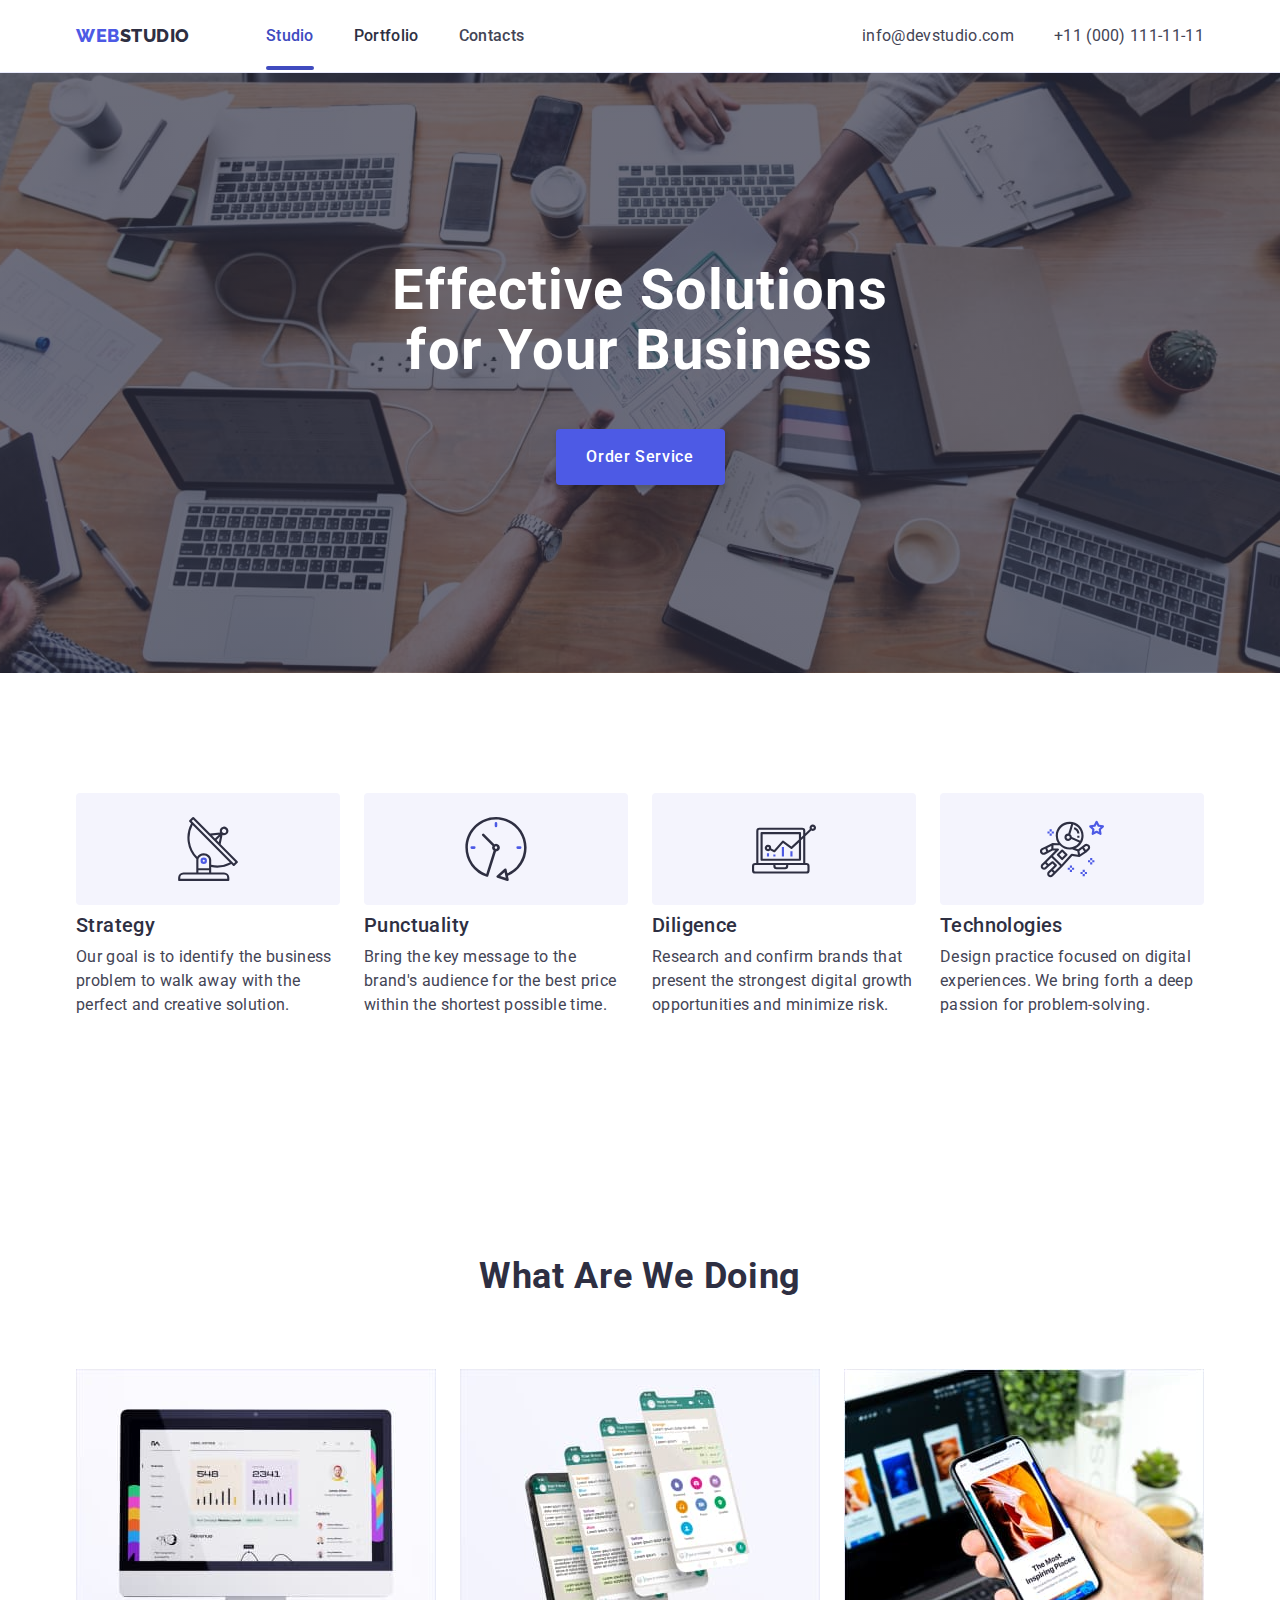
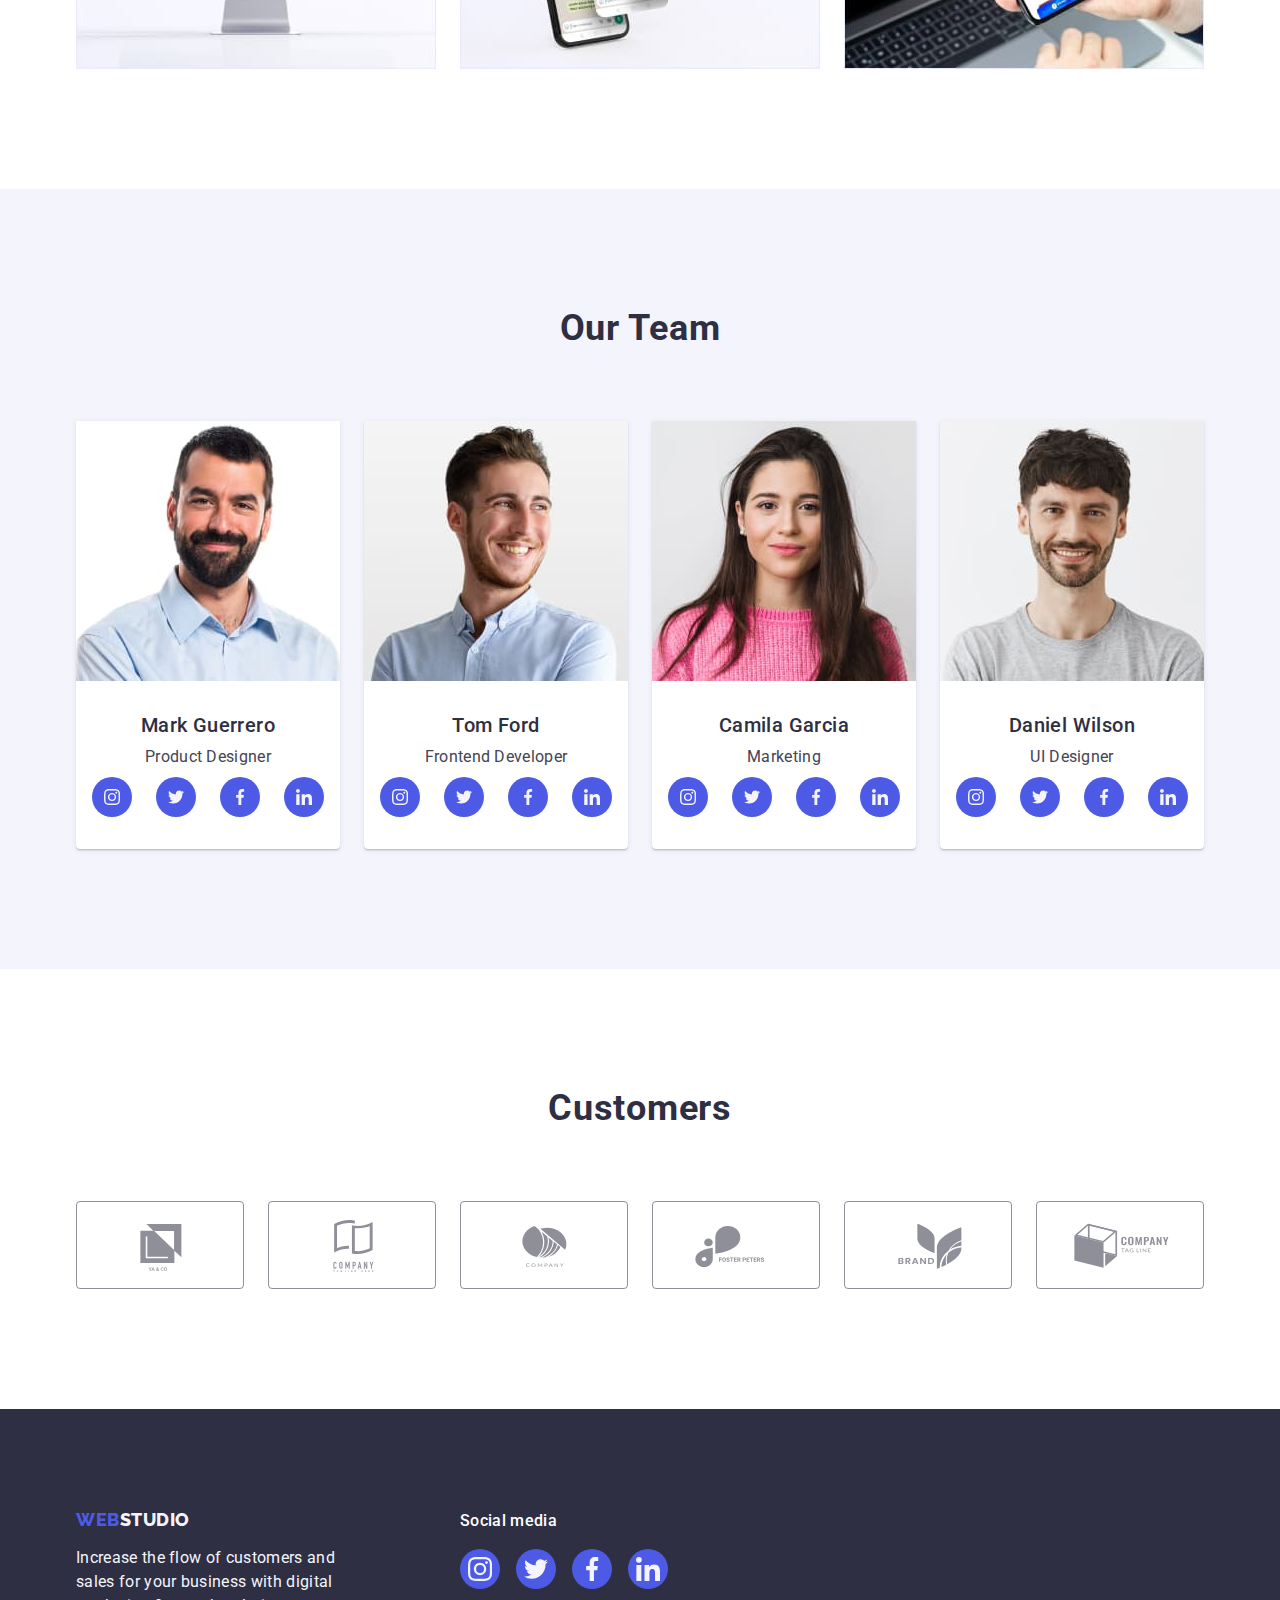
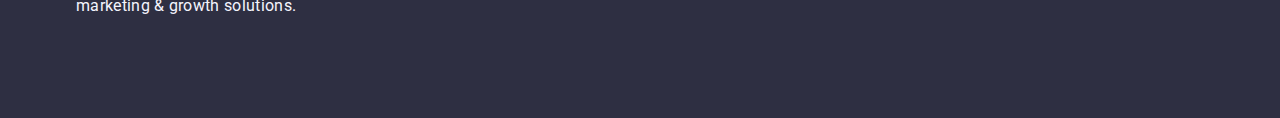
<file: index.html>
<!DOCTYPE html>
<html lang="en">
  <head>
    <meta charset="UTF-8" />
    <meta http-equiv="X-UA-Compatible" content="IE=edge" />
    <meta name="viewport" content="width=device-width, initial-scale=1.0" />
    <title>WebStudio</title>
    <link
      rel="stylesheet"
      href="https://cdnjs.cloudflare.com/ajax/libs/modern-normalize/1.1.0/modern-normalize.min.css"
    />
    <link rel="preconnect" href="https://fonts.googleapis.com" />
    <link rel="preconnect" href="https://fonts.gstatic.com" crossorigin />
    <link
      href="https://fonts.googleapis.com/css2?family=Raleway:wght@800&family=Roboto:wght@400;500;700;900&display=swap"
      rel="stylesheet"
    />
    <link rel="stylesheet" href="./css/styles.css" />
  </head>
  <body>
    <!-- HEADER -->
    <header class="page-header">
      <div class="container header-container">
        <nav class="page-navigation">
          <a class="logo link logo-header" href="./index.html"
            >Web<span class="span-web">Studio</span></a
          >
          <ul class="menu list">
            <li class="menu-item">
              <a class="menu-link link-active" href="./index.html">Studio</a>
            </li>
            <li class="menu-item">
              <a class="menu-link" href="./portfolio.html">Portfolio</a>
            </li>
            <li class="menu-item">
              <a class="menu-link link" href="">Contacts</a>
            </li>
          </ul>
        </nav>
        <!-- CONTACTS -->
        <address class="address-contacts">
          <ul class="menu-contacts list">
            <li class="contacts">
              <a
                class="contact-mtel-header link"
                href="mailto:info@devstudio.com"
                >info@devstudio.com</a
              >
            </li>
            <li class="contacts">
              <a class="contact-mtel-header link" href="tel:+110001111111"
                >+11 (000) 111-11-11</a
              >
            </li>
          </ul>
        </address>
      </div>
    </header>

    <main class="main-page">
      <!-- HERO -->
      <section class="section-hero">
        <div class="container container-hero">
          <h1 class="hero-title">Effective Solutions for Your Business</h1>
          <button class="button order-btn" type="button" data-modal-open>
            Order Service
          </button>
        </div>
      </section>

      <!-- FEATURES -->
      <section class="our-qualities section">
        <div class="container">
          <h2 class="features visually-hidden">features</h2>
          <ul class="list feauters-list">
            <li class="qualities">
              <div class="qualities-icons">
                <svg width="64" height="64">
                  <use href="./images/icons.svg#icon-antenna"></use>
                </svg>
              </div>
              <h3 class="qualities-title">Strategy</h3>
              <p class="qualities-paragraph">
                Our goal is to identify the business problem to walk away with
                the perfect and creative solution.
              </p>
            </li>

            <li class="qualities">
              <div class="qualities-icons">
                <svg width="64" height="64">
                  <use href="./images/icons.svg#icon-clock"></use>
                </svg>
              </div>
              <h3 class="qualities-title">Punctuality</h3>
              <p class="qualities-paragraph">
                Bring the key message to the brand's audience for the best price
                within the shortest possible time.
              </p>
            </li>

            <li class="qualities">
              <div class="qualities-icons">
                <svg width="64" height="64">
                  <use href="./images/icons.svg#icon-diagram"></use>
                </svg>
              </div>
              <h3 class="qualities-title">Diligence</h3>
              <p class="qualities-paragraph">
                Research and confirm brands that present the strongest digital
                growth opportunities and minimize risk.
              </p>
            </li>

            <li class="qualities">
              <div class="qualities-icons">
                <svg width="64" height="64">
                  <use href="./images/icons.svg#icon-astronaut"></use>
                </svg>
              </div>
              <h3 class="qualities-title">Technologies</h3>
              <p class="qualities-paragraph">
                Design practice focused on digital experiences. We bring forth a
                deep passion for problem-solving.
              </p>
            </li>
          </ul>
        </div>
      </section>
      <!-- OUR ACTIVITY -->
      <section class="activity section">
        <div class="container">
          <h2 class="our-activity-title">What are we doing</h2>
          <ul class="our-activity list">
            <li class="our-activity-card">
              <img
                class="gallery-activity"
                src="./images/rectangle1.jpg"
                alt="mac"
                width="360"
                height="300"
              />
            </li>

            <li class="our-activity-card">
              <img
                class="gallery-activity"
                src="./images/rectangle2.jpg"
                alt="iphone"
                width="360"
                height="300"
              />
            </li>

            <li class="our-activity-card">
              <img
                class="gallery-activity"
                src="./images/rectangle3.jpg"
                alt="notebook-and-phone"
                width="360"
                height="300"
              />
            </li>
          </ul>
        </div>
      </section>

      <!-- OUR TEAM -->
      <section class="our-team section">
        <div class="container">
          <h2 class="team">Our Team</h2>
          <ul class="team-list list">
            <li class="team-employee">
              <img
                class="gallery-team"
                src="./images/img1.jpg"
                alt="mark-guerrero"
                width="264"
                height="260"
              />
              <div class="employee-container">
                <h3 class="team-name">Mark Guerrero</h3>
                <p class="team-paragraph">Product Designer</p>
                <ul class="team-social-icon list">
                  <li class="social-icon-item">
                    <a href="#" class="link-icon link">
                      <svg class="team-icon" width="16" height="16">
                        <use href="./images/icons.svg#icon-instagram"></use>
                      </svg>
                    </a>
                  </li>

                  <li class="social-icon-item">
                    <a href="#" class="link-icon link">
                      <svg class="team-icon" width="16" height="16">
                        <use href="./images/icons.svg#icon-twitter"></use>
                      </svg>
                    </a>
                  </li>

                  <li class="social-icon-item">
                    <a href="#" class="link-icon link">
                      <svg class="team-icon" width="16" height="16">
                        <use href="./images/icons.svg#icon-facebook"></use>
                      </svg>
                    </a>
                  </li>

                  <li class="social-icon-item">
                    <a href="#" class="link-icon link">
                      <svg class="team-icon" width="16" height="16">
                        <use href="./images/icons.svg#icon-linkedin"></use>
                      </svg>
                    </a>
                  </li>
                </ul>
              </div>
            </li>
            <li class="team-employee">
              <img
                class="gallery-team"
                src="./images/img2.jpg"
                alt="tom-ford"
                width="264"
                height="260"
              />
              <div class="employee-container">
                <h3 class="team-name">Tom Ford</h3>
                <p class="team-paragraph">Frontend Developer</p>
                <ul class="team-social-icon list">
                  <li class="social-icon-item">
                    <a href="#" class="link-icon link">
                      <svg class="team-icon" width="16" height="16">
                        <use href="./images/icons.svg#icon-instagram"></use>
                      </svg>
                    </a>
                  </li>

                  <li class="social-icon-item">
                    <a href="#" class="link-icon link">
                      <svg class="team-icon" width="16" height="16">
                        <use href="./images/icons.svg#icon-twitter"></use>
                      </svg>
                    </a>
                  </li>

                  <li class="social-icon-item">
                    <a href="#" class="link-icon link">
                      <svg class="team-icon" width="16" height="16">
                        <use href="./images/icons.svg#icon-facebook"></use>
                      </svg>
                    </a>
                  </li>

                  <li class="social-icon-item">
                    <a href="#" class="link-icon link">
                      <svg class="team-icon" width="16" height="16">
                        <use href="./images/icons.svg#icon-linkedin"></use>
                      </svg>
                    </a>
                  </li>
                </ul>
              </div>
            </li>
            <li class="team-employee">
              <img
                class="gallery-team"
                src="./images/img3.jpg"
                alt="camila-garcia"
                width="264"
                height="260"
              />
              <div class="employee-container">
                <h3 class="team-name">Camila Garcia</h3>
                <p class="team-paragraph">Marketing</p>
                <ul class="team-social-icon list">
                  <li class="social-icon-item">
                    <a href="#" class="link-icon link">
                      <svg class="team-icon" width="16" height="16">
                        <use href="./images/icons.svg#icon-instagram"></use>
                      </svg>
                    </a>
                  </li>

                  <li class="social-icon-item">
                    <a href="#" class="link-icon link">
                      <svg class="team-icon" width="16" height="16">
                        <use href="./images/icons.svg#icon-twitter"></use>
                      </svg>
                    </a>
                  </li>

                  <li class="social-icon-item">
                    <a href="#" class="link-icon link">
                      <svg class="team-icon" width="16" height="16">
                        <use href="./images/icons.svg#icon-facebook"></use>
                      </svg>
                    </a>
                  </li>

                  <li class="social-icon-item">
                    <a href="#" class="link-icon link">
                      <svg class="team-icon" width="16" height="16">
                        <use href="./images/icons.svg#icon-linkedin"></use>
                      </svg>
                    </a>
                  </li>
                </ul>
              </div>
            </li>
            <li class="team-employee">
              <img
                class="gallery-team"
                src="./images/img4.jpg"
                alt="daniel-wilson"
                width="264"
                height="260"
              />
              <div class="employee-container">
                <h3 class="team-name">Daniel Wilson</h3>
                <p class="team-paragraph">UI Designer</p>
                <ul class="team-social-icon list">
                  <li class="social-icon-item">
                    <a href="#" class="link-icon link">
                      <svg class="team-icon" width="16" height="16">
                        <use href="./images/icons.svg#icon-instagram"></use>
                      </svg>
                    </a>
                  </li>

                  <li class="social-icon-item">
                    <a href="#" class="link-icon link">
                      <svg class="team-icon" width="16" height="16">
                        <use href="./images/icons.svg#icon-twitter"></use>
                      </svg>
                    </a>
                  </li>

                  <li class="social-icon-item">
                    <a href="#" class="link-icon link">
                      <svg class="team-icon" width="16" height="16">
                        <use href="./images/icons.svg#icon-facebook"></use>
                      </svg>
                    </a>
                  </li>

                  <li class="social-icon-item">
                    <a href="#" class="link-icon link">
                      <svg class="team-icon" width="16" height="16">
                        <use href="./images/icons.svg#icon-linkedin"></use>
                      </svg>
                    </a>
                  </li>
                </ul>
              </div>
            </li>
          </ul>
        </div>
      </section>

      <!-- CUSTOMERS SECTION -->
      <section class="customers-section section">
        <div class="container">
          <h2 class="subtitle">Customers</h2>
          <ul class="customers-list">
            <li class="customers-item">
              <a class="customers-link" href="">
                <svg class="customers-icon" width="104" height="56">
                  <use href="./images/icons.svg#icon-logo-one"></use>
                </svg>
              </a>
            </li>

            <li class="customers-item">
              <a class="customers-link" href="">
                <svg class="customers-icon" width="104" height="56">
                  <use href="./images/icons.svg#icon-logo-two"></use>
                </svg>
              </a>
            </li>

            <li class="customers-item">
              <a class="customers-link" href="">
                <svg class="customers-icon" width="104" height="56">
                  <use href="./images/icons.svg#icon-logo-three"></use>
                </svg>
              </a>
            </li>

            <li class="customers-item">
              <a class="customers-link" href="">
                <svg class="customers-icon" width="104" height="56">
                  <use href="./images/icons.svg#icon-logo-four"></use>
                </svg>
              </a>
            </li>

            <li class="customers-item">
              <a class="customers-link" href="">
                <svg class="customers-icon" width="104" height="56">
                  <use href="./images/icons.svg#icon-logo-five"></use>
                </svg>
              </a>
            </li>

            <li class="customers-item">
              <a class="customers-link" href="">
                <svg class="customers-icon" width="104" height="56">
                  <use href="./images/icons.svg#icon-logo-six"></use>
                </svg>
              </a>
            </li>
          </ul>
        </div>
      </section>
    </main>

    <!-- FOOTER -->
    <footer class="footer">
      <div class="container footer-container">
        <div class="footer-logo">
          <a class="logo logo-footer link" href="./index.html"
            >Web<span class="span-web-footer">Studio</span>
          </a>
          <p class="footer-paragraph">
            Increase the flow of customers and sales for your business with
            digital marketing & growth solutions.
          </p>
        </div>
        <div class="footer-social">
          <p class="footer-social-txt">Social media</p>
          <ul class="footer-social-list list">
            <li class="site-social-icon">
              <a class="site-social-icon-item" href="">
                <svg class="icon-item" width="24" height="24">
                  <use href="./images/icons.svg#icon-instagram"></use>
                </svg>
              </a>
            </li>
            <li class="site-social-icon">
              <a class="site-social-icon-item" href="">
                <svg class="icon-item" width="24" height="24">
                  <use href="./images/icons.svg#icon-twitter"></use>
                </svg>
              </a>
            </li>
            <li class="site-social-icon">
              <a class="site-social-icon-item" href="">
                <svg class="icon-item" width="24" height="24">
                  <use href="./images/icons.svg#icon-facebook"></use>
                </svg>
              </a>
            </li>
            <li class="site-social-icon">
              <a class="site-social-icon-item" href="">
                <svg class="icon-item" width="24" height="24">
                  <use href="./images/icons.svg#icon-linkedin"></use>
                </svg>
              </a>
            </li>
          </ul>
        </div>
      </div>
    </footer>
    <div class="backdrop is-hidden" data-modal>
      <div class="modal">
        <button class="modal-close-btn" type="button" data-modal-close>
          <svg class="icon-close" height="8" width="8">
            <use href="./images/icons.svg#icon-close"></use>
          </svg>
        </button>
      </div>
    </div>
    <script src="./js/modal.js"></script>
  </body>
</html>
</file>
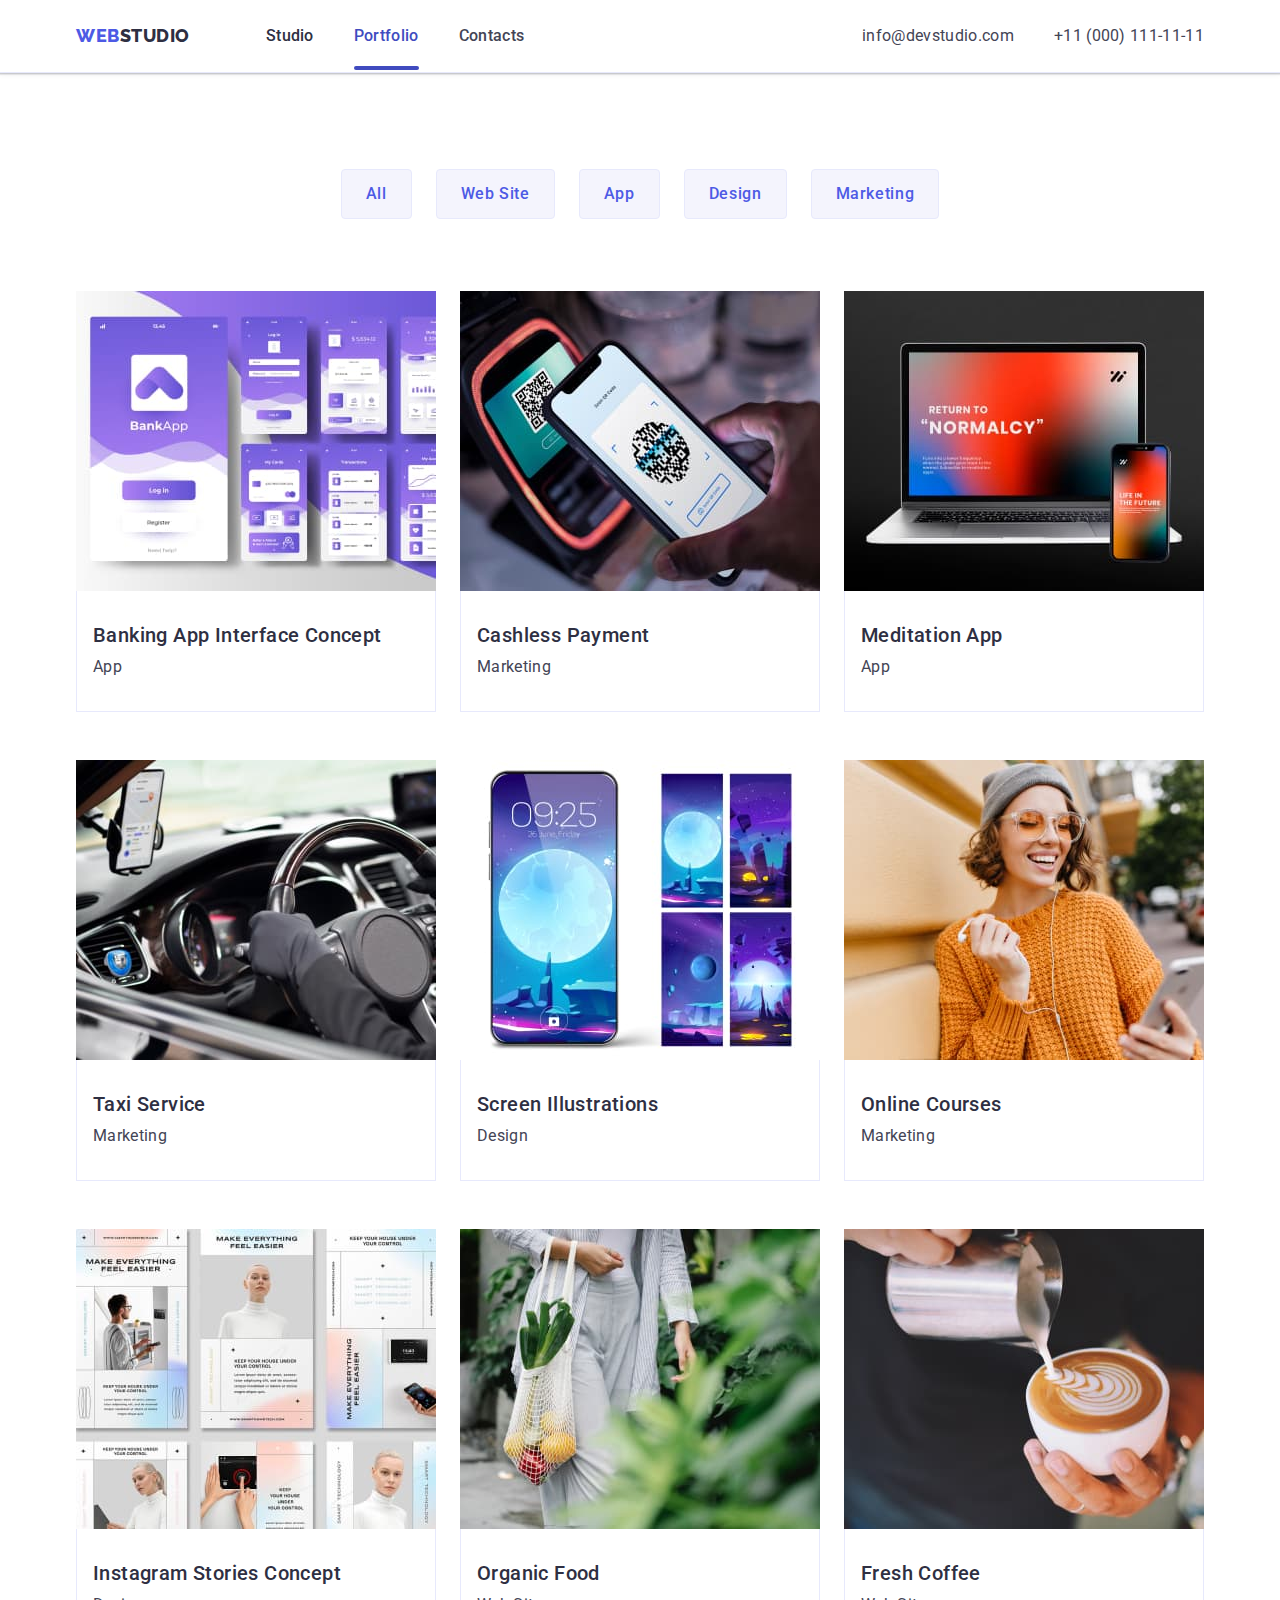
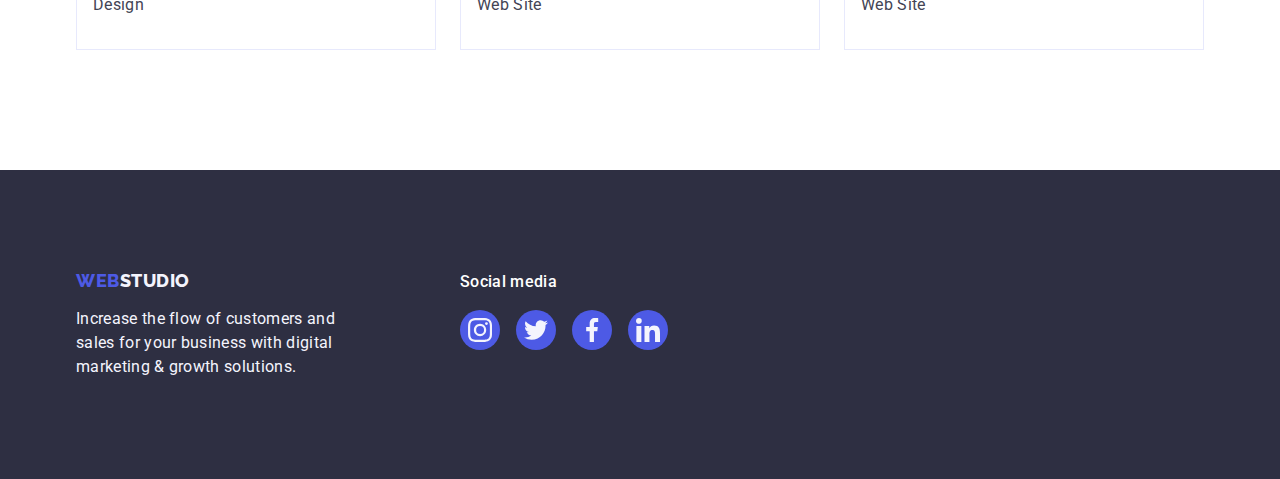
<file: portfolio.html>
<!DOCTYPE html>
<html lang="en">
  <head>
    <meta charset="UTF-8" />
    <meta http-equiv="X-UA-Compatible" content="IE=edge" />
    <meta name="viewport" content="width=device-width, initial-scale=1.0" />
    <title>WebStudio</title>
    <link
      rel="stylesheet"
      href="https://cdnjs.cloudflare.com/ajax/libs/modern-normalize/1.1.0/modern-normalize.min.css"
    />
    <link rel="preconnect" href="https://fonts.googleapis.com" />
    <link rel="preconnect" href="https://fonts.gstatic.com" crossorigin />
    <link
      href="https://fonts.googleapis.com/css2?family=Raleway:wght@800&family=Roboto:wght@400;500;700;900&display=swap"
      rel="stylesheet"
    />
    <link rel="stylesheet" href="./css/styles.css" />
  </head>
  <body>
    <!-- HEADER -->
    <header class="page-header">
      <div class="container header-container">
        <nav class="page-navigation">
          <a class="logo link logo-header" href="./index.html"
            >Web<span class="span-web">Studio</span></a
          >
          <ul class="menu list">
            <li class="menu-item">
              <a class="menu-link" href="./index.html">Studio</a>
            </li>
            <li class="menu-item">
              <a class="menu-link link link-active" href="./portfolio.html"
                >Portfolio</a
              >
            </li>
            <li class="menu-item">
              <a class="menu-link link" href="">Contacts</a>
            </li>
          </ul>
        </nav>
        <!-- CONTACTS -->
        <address class="address-contacts">
          <ul class="menu-contacts list">
            <li class="contacts">
              <a
                class="contact-mtel-header link"
                href="mailto:info@devstudio.com"
                >info@devstudio.com</a
              >
            </li>
            <li class="contacts">
              <a class="contact-mtel-header link" href="tel:+110001111111"
                >+11 (000) 111-11-11</a
              >
            </li>
          </ul>
        </address>
      </div>
    </header>
    <!-- MAIN-CONTENT -->
    <main>
      <section class="section-portfolio">
        <div class="container">
          <h1 class="visually-hidden" hidden>Filters</h1>
          <!-- filter -->
          <ul class="list filter-list">
            <li class="filter-buttons">
              <button class="filter-btn" type="button">All</button>
            </li>
            <li class="filter-buttons">
              <button class="filter-btn" type="button">Web Site</button>
            </li>
            <li class="filter-buttons">
              <button class="filter-btn" type="button">App</button>
            </li>
            <li class="filter-buttons">
              <button class="filter-btn" type="button">Design</button>
            </li>
            <li class="filter-buttons">
              <button class="filter-btn" type="button">Marketing</button>
            </li>
          </ul>
          <!-- work examples -->
          <ul class="list examples-list">
            <li class="examples-card">
              <a class="portfolio-image link" href="">
                <div class="portfolio-image-wrapper">
                  <img
                    class="gallery-portfolio"
                    src="./images/bankingapp.jpg"
                    alt="Banking-App-Interface-Concept"
                    width="360"
                    height="300"
                  />
                  <p class="overlay">
                    14 Stylish and User-Friendly App Design Concepts · Task
                    Manager App · Calorie Tracker App · Exotic Fruit Ecommerce
                    App · Cloud Storage App
                  </p>
                </div>
                <div class="card-container">
                  <h2 class="portfolio-name">Banking App Interface Concept</h2>
                  <p class="portfolio-paragraph">App</p>
                </div>
              </a>
            </li>

            <li class="examples-card">
              <a class="portfolio-image link" href="">
                <div class="portfolio-image-wrapper">
                  <img
                    class="gallery-portfolio"
                    src="./images/cashlesspayment.jpg"
                    alt="Cashless-Payment"
                    width="360"
                    height="300"
                  />
                  <p class="overlay">
                    14 Stylish and User-Friendly App Design Concepts · Task
                    Manager App · Calorie Tracker App · Exotic Fruit Ecommerce
                    App · Cloud Storage App
                  </p>
                </div>
                <div class="card-container">
                  <h2 class="portfolio-name">Cashless Payment</h2>
                  <p class="portfolio-paragraph">Marketing</p>
                </div>
              </a>
            </li>

            <li class="examples-card">
              <a class="portfolio-image link" href="">
                <div class="portfolio-image-wrapper">
                  <img
                    class="gallery-portfolio"
                    src="./images/meditationapp.jpg"
                    alt="Meditation-App"
                    width="360"
                    height="300"
                  />
                  <p class="overlay">
                    14 Stylish and User-Friendly App Design Concepts · Task
                    Manager App · Calorie Tracker App · Exotic Fruit Ecommerce
                    App · Cloud Storage App
                  </p>
                </div>
                <div class="card-container">
                  <h2 class="portfolio-name">Meditation App</h2>
                  <p class="portfolio-paragraph">App</p>
                </div>
              </a>
            </li>

            <li class="examples-card">
              <a class="portfolio-image link" href="">
                <div class="portfolio-image-wrapper">
                  <img
                    class="gallery-portfolio"
                    src="./images/taxiservice.jpg"
                    alt="Taxi-Service"
                    width="360"
                    height="300"
                  />
                  <p class="overlay">
                    14 Stylish and User-Friendly App Design Concepts · Task
                    Manager App · Calorie Tracker App · Exotic Fruit Ecommerce
                    App · Cloud Storage App
                  </p>
                </div>
                <div class="card-container">
                  <h2 class="portfolio-name">Taxi Service</h2>
                  <p class="portfolio-paragraph">Marketing</p>
                </div>
              </a>
            </li>

            <li class="examples-card">
              <a class="portfolio-image link" href="">
                <div class="portfolio-image-wrapper">
                  <img
                    class="gallery-portfolio"
                    src="./images/screenillustration.jpg"
                    alt="Screen-Illustrations"
                    width="360"
                    height="300"
                  />
                  <p class="overlay">
                    14 Stylish and User-Friendly App Design Concepts · Task
                    Manager App · Calorie Tracker App · Exotic Fruit Ecommerce
                    App · Cloud Storage App
                  </p>
                </div>
                <div class="card-container">
                  <h2 class="portfolio-name">Screen Illustrations</h2>
                  <p class="portfolio-paragraph">Design</p>
                </div>
              </a>
            </li>

            <li class="examples-card">
              <a class="portfolio-image link" href="">
                <div class="portfolio-image-wrapper">
                  <img
                    class="gallery-portfolio"
                    src="./images/onlinecourses.jpg"
                    alt="Online-Courses"
                    width="360"
                    height="300"
                  />
                  <p class="overlay">
                    14 Stylish and User-Friendly App Design Concepts · Task
                    Manager App · Calorie Tracker App · Exotic Fruit Ecommerce
                    App · Cloud Storage App
                  </p>
                </div>
                <div class="card-container">
                  <h2 class="portfolio-name">Online Courses</h2>
                  <p class="portfolio-paragraph">Marketing</p>
                </div>
              </a>
            </li>

            <li class="examples-card">
              <a class="portfolio-image link" href="">
                <div class="portfolio-image-wrapper">
                  <img
                    class="gallery-portfolio"
                    src="./images/instagramsc.jpg"
                    alt="Instagram-Stories-Concepts"
                    width="360"
                    height="300"
                  />
                  <p class="overlay">
                    14 Stylish and User-Friendly App Design Concepts · Task
                    Manager App · Calorie Tracker App · Exotic Fruit Ecommerce
                    App · Cloud Storage App
                  </p>
                </div>
                <div class="card-container">
                  <h2 class="portfolio-name">Instagram Stories Concept</h2>
                  <p class="portfolio-paragraph">Design</p>
                </div>
              </a>
            </li>

            <li class="examples-card">
              <a class="portfolio-image link" href="">
                <div class="portfolio-image-wrapper">
                  <img
                    class="gallery-portfolio"
                    src="./images/organicfood.jpg"
                    alt="Organic-Food"
                    width="360"
                    height="300"
                  />
                  <p class="overlay">
                    14 Stylish and User-Friendly App Design Concepts · Task
                    Manager App · Calorie Tracker App · Exotic Fruit Ecommerce
                    App · Cloud Storage App
                  </p>
                </div>
                <div class="card-container">
                  <h2 class="portfolio-name">Organic Food</h2>
                  <p class="portfolio-paragraph">Web Site</p>
                </div>
              </a>
            </li>

            <li class="examples-card">
              <a class="portfolio-image link" href="">
                <div class="portfolio-image-wrapper">
                  <img
                    class="gallery-portfolio"
                    src="./images/freshcofee.jpg"
                    alt="Fresh-Coffee"
                    width="360"
                    height="300"
                  />
                  <p class="overlay">
                    14 Stylish and User-Friendly App Design Concepts · Task
                    Manager App · Calorie Tracker App · Exotic Fruit Ecommerce
                    App · Cloud Storage App
                  </p>
                </div>
                <div class="card-container">
                  <h2 class="portfolio-name">Fresh Coffee</h2>
                  <p class="portfolio-paragraph">Web Site</p>
                </div>
              </a>
            </li>
          </ul>
        </div>
      </section>
    </main>

    <!-- FOOTER -->

    <footer class="footer">
      <div class="container footer-container">
        <div class="footer-logo">
          <a class="logo logo-footer link" href="./index.html"
            >Web<span class="span-web-footer">Studio</span>
          </a>
          <p class="footer-paragraph">
            Increase the flow of customers and sales for your business with
            digital marketing & growth solutions.
          </p>
        </div>
        <div class="footer-social">
          <p class="footer-social-txt">Social media</p>
          <ul class="footer-social-list list">
            <li class="site-social-icon">
              <a class="site-social-icon-item" href="">
                <svg class="icon-item" width="24" height="24">
                  <use href="./images/icons.svg#icon-instagram"></use>
                </svg>
              </a>
            </li>
            <li class="site-social-icon">
              <a class="site-social-icon-item" href="">
                <svg class="icon-item" width="24" height="24">
                  <use href="./images/icons.svg#icon-twitter"></use>
                </svg>
              </a>
            </li>
            <li class="site-social-icon">
              <a class="site-social-icon-item" href="">
                <svg class="icon-item" width="24" height="24">
                  <use href="./images/icons.svg#icon-facebook"></use>
                </svg>
              </a>
            </li>
            <li class="site-social-icon">
              <a class="site-social-icon-item" href="">
                <svg class="icon-item" width="24" height="24">
                  <use href="./images/icons.svg#icon-linkedin"></use>
                </svg>
              </a>
            </li>
          </ul>
        </div>
      </div>
    </footer>
  </body>
</html>
</file>
<file: css/styles.css>
:root {
        --main-font-family: "Roboto", sans-serif;
        --secondary-font-family: "Raleway", sans-serif;
        --primary-titletxt-color:  #2E2F42;
        --secondary-titletxt-color: #FFFFFF;
        --primary-txt-color: #434455;
        --secondary-txt-color: #F4F4FD;
        --accent-hover-color: #404BBF;
        --primary-bg-color: #ffffff;
        --secondary-bg-color: #f4f4fd;
        --iris-color: #4d5ae5;
} 

h1,
h2,
h3,
h4,
h5,
h6,
p {
        margin: 0;
}

img {
        display: block;
        max-width: 100%;
        height: auto;
}

button {
        cursor: pointer;
        border: none;
        border-radius: 4px;
        letter-spacing: 0.04em;
}

ul,
ol {
        list-style: none;
        margin: 0;
        padding-left: 0;
}

a {
        text-decoration: none;
}

body {
        font-family: var(--main-font-family);
        font-weight: 500;
        color: var(--primary-txt-color);
        background-color: var(--primary-bg-color);
}

.list {
        list-style: none;
        display: flex;
}

.link {
        text-decoration: none;
        color: inherit;
}

.link:visited {
        color: inherit;
}

.link:hover,
.link:focus,
.link:active,
.order-btn:active,
.filter-btn:active {
        color: var(--accent-hover-color);
}

.section {
        padding-top: 120px;
        padding-bottom: 120px;
}

.span-web:hover,
.span-web:focus,
.span-web-footer:hover,
.span-web-footer:focus {
        color: var(--iris-color);
}
.container {
        width: 1158px;
        margin: 0 auto;
        padding: 0 15px;
}

.visually-hidden {
        position: absolute;
        width: 1px;
        height: 1px;
        margin: -1px;
        border: 0;
        padding: 0;

        white-space: nowrap;
        clip-path: inset(100%);
        clip: rect(0 0 0 0);
        overflow: hidden;
}

/* ================= COMPONENTS ================= */



/* ================= HEADER ================= */

.page-header {
        border-bottom: 1px solid #e7e9fc;
        box-shadow: 0px 2px 1px rgba(46, 47, 66, 0.08), 0px 1px 1px rgba(46, 47, 66, 0.16), 0px 1px 6px rgba(46, 47, 66, 0.08);
}

.header-container {
        display: flex;  
        align-items: center;
}

.page-navigation {
        display: flex;
        align-items: center;
        margin-right: auto;
}

.logo-header {
        padding-top: 24px;
        padding-bottom: 24px;
        margin-right: 76px;
}

.logo:visited {
        color: var(--iris-color);
}

.logo {
        font-family: 'Raleway', sans-serif;
        font-weight: 800;
        font-size: 18px;
        line-height: 1.17;
        letter-spacing: 0.03em;
        text-transform: uppercase;
        color: var(--iris-color);
}

.span-web {
        transition-property: color;
        transition: color 250ms cubic-bezier(0.4, 0, 0.2, 1);
        color: var(--primary-titletxt-color);
}

.menu {
        display: flex;
        gap: 40px;
}

.menu-item {
        background-color: var(--primary-bg-color);
}

.menu-link {
        font-family: 'Roboto', sans-serif;
        font-weight: 500;
        font-size: 16px;
        line-height: 1.5;
        letter-spacing: 0.02em;
        color:var(--primary-titletxt-color);
        padding: 24px 0;
}

.link-active {
        position: relative;
        color: var(--accent-hover-color);
        transition: color 250ms cubic-bezier(0.4, 0, 0.2, 1);
}

.link-active::after {
        display: block;
        content: "";
        position: absolute;
        bottom: -1px;
        width: 100%;
        height: 4px;
        left: 0px;
        background:var(--accent-hover-color);
        border-radius: 2px;
}

.menu-link:hover,
.menu-link:focus {
        color:var(--accent-hover-color);
}

.address-contacts {
        font-style: normal;
}

.menu-contacts {
        display: flex;
        gap: 40px;
        padding: 24px 0;
}

.contacts {
        background-color: var(--primary-bg-color);

}

.contact-mtel-header {
        font-family: 'Roboto', sans-serif;
        font-weight: 400;
        font-size: 16px;
        line-height: 1.5;
        letter-spacing: 0.02em;
        color:var(--primary-txt-color);
        margin-left: auto;
        transition: color 250ms cubic-bezier(0.4, 0, 0.2, 1);
}

.contact-mtel-header:hover,
.contact-mtel-header:focus {
        color:var(--accent-hover-color);
}

/* ================= HERO ================= */

.section-hero {
        background-color: var(--primary-titletxt-color);
        background-image: linear-gradient(rgba(46, 47, 66, 0.7), rgba(46, 47, 66, 0.7)), url(
                ../images/hero/people-office.jpg
        );
        background-repeat: no-repeat;
        background-position: center;
        background-size: cover;
        padding: 188px 0;
        max-width: 1440px;
        margin: 0 auto;
}

.container-hero {
        display: flex;
        flex-direction: column;
}

.hero-title {
        font-family: 'Roboto', sans-serif;
        font-weight: 700;
        font-size: 56px;
        line-height: 1.07;
        text-align: center;
        letter-spacing: 0.02em;
        color: var(--primary-bg-color);
        max-width: 496px;
        margin-right: auto;
        margin-left: auto;
        margin-bottom: 48px;
}

.order-btn {
        font-family: 'Roboto', sans-serif;
        font-weight: 500;
        font-size: 16px;
        line-height: 1.5;
        display: block;
        align-items: center;
        letter-spacing: 0.04em;
        background-color: var(--iris-color);
        color: var(--primary-bg-color);
        margin: 0 auto;
        min-width: 169px;
        height: 56px;
        box-shadow: 0px 4px 4px rgba(0, 0, 0, 0.15);
        transition: background-color 250ms cubic-bezier(0.4, 0, 0.2, 1);
}

.order-btn:hover,
.order-btn:focus {
        background-color: var(--accent-hover-color);
}

/* ================= PORTFOLIO ================= */

.section-portfolio {
        padding-top: 96px;
        padding-bottom: 120px;
}

.filter-list {
        display: flex;
        justify-content: center;
        margin-bottom: 72px;
        gap: 24px;
}

.filter-btn {
        font-family: 'Roboto', sans-serif;
        font-weight: 500;
        font-size: 16px;
        line-height: 1.5;
        letter-spacing: 0.04em;
        background-color: var(--secondary-bg-color);
        color: var(--iris-color);
        border: 1px solid #E7E9FC;
        border-radius: 4px;
        padding: 12px 24px;
        transition: color 250ms cubic-bezier(0.4, 0, 0.2, 1), background-color 250ms cubic-bezier(0.4, 0, 0.2, 1), border-color 250ms cubic-bezier(0.4, 0, 0.2, 1), box-shadow 250ms cubic-bezier(0.4, 0, 0.2, 1);
}

.filter-btn:hover,
.filter-btn:focus {
        background-color: var(--accent-hover-color);
        color: var(--primary-bg-color);
        border: 1px solid transparent;        
        box-shadow: 0px 3px 1px rgba(0, 0, 0, 0.1),
        0px 2px 1px rgba(0, 0, 0, 0.08),
        0px 2px 2px rgba(0, 0, 0, 0.12);
}
  
.examples-list {
        flex-wrap: wrap;
        column-gap: 24px;
        row-gap: 48px;
}

.examples-card {
        width: calc((100% - 48px) / 3);
}

.portfolio-image {
        display: block;
        transition: box-shadow 250ms cubic-bezier(0.4, 0, 0.2, 1);
}

.portfolio-image:hover,
.portfolio-image:focus {
        box-shadow: 0px 1px 6px rgba(46, 47, 66, 0.08), 0px 1px 1px rgba(46, 47, 66, 0.16), 0px 2px 1px rgba(46, 47, 66, 0.08);
}

.portfolio-image:hover .overlay,
.portfolio-image:focus .overlay {
        transform: translateY(0%);
}

.portfolio-image-wrapper {
        position: relative;
        overflow: hidden;
}

.overlay {
        position: absolute;
        top: 0;
        left: 0;
        height: 100%;
        overflow: auto;
        transform: translateY(100%);
        transition: transform 250ms cubic-bezier(0.4, 0, 0.2, 1);
        padding: 40px 32px;
        background-color:var(--iris-color);
        font-family: "Roboto";
        line-height: 1.5;
        letter-spacing: 0.02em;
        color: var(--secondary-txt-color);
}

.card-container {
        padding: 32px 16px;
        border: 1px solid #E7E9FC;
        border-top: none;
}

.portfolio-name {
        font-family: 'Roboto', sans-serif;
        font-weight: 500;
        font-size: 20px;
        line-height: 1.2;
        letter-spacing: 0.02em;
        color: var(--primary-titletxt-color);
        margin-bottom: 8px;
}

.portfolio-paragraph {
        font-family: 'Roboto', sans-serif;
        font-weight: 400;
        font-size: 16px;
        line-height: 1.5;
        letter-spacing: 0.02em;
        color: var(--primary-txt-color);
}

/* ================= FEATURES ================= */

.our-qualities {
        background-color: var(--primary-bg-color);
}

.features {
        background-color: var(--primary-bg-color);
}

.feauters-list {
        display: flex;
        gap: 24px;
}

.qualities {
        background-color: var(--primary-bg-color);
        width: calc((100% - 72px) / 4);
}
.qualities-icons {
        height: 112px;
        display: flex;
        justify-content: center;
        align-items: center;
        background: var(--secondary-bg-color);
        margin-bottom: 8px;
        border-radius: 4px;
}

.qualities-title {
        font-family: "Roboto",sans-serif;
        font-weight: 500;
        font-size: 20px;
        line-height: 1.2;
        letter-spacing: 0.02em;
        color:var(--primary-titletxt-color);
        margin-bottom: 8px;
}

.qualities-paragraph {
        font-family: "Roboto",sans-serif;
        font-weight: 400;
        font-size: 16px;
        line-height: 1.5;
        letter-spacing: 0.02em;
        color:var(--primary-txt-color);
}

/* ================= ACTIVITY ================= */

.activity {
        background-color: var(--primary-bg-color);
}

.our-activity-title {
        font-family: 'Roboto', sans-serif;
        font-weight: 700;
        font-size: 36px;
        line-height: 1.11;
        text-align: center;
        letter-spacing: 0.02em;
        text-transform: capitalize;
        color: var(--primary-titletxt-color);
        margin-top: 0px;
        margin-right: auto;
        margin-bottom: 72px;
        margin-left: auto;
}

.our-activity {
        display: flex;
        gap: 24px;
}

.our-activity-card {
        flex-basis: calc((100% - 48px) / 3);

}

/* ================= OUR TEAM ================= */

.our-team {
        background-color: var(--secondary-bg-color);
}

.team {
        font-family: 'Roboto', sans-serif;
        font-weight: 700;
        font-size: 36px;
        line-height: 1.11;
        text-align: center;
        letter-spacing: 0.02em;
        text-transform: capitalize;
        color: var(--primary-titletxt-color);
        margin-right: auto;
        margin-bottom: 72px;
        margin-left: auto;
}

.team-list {
        display: flex;
        gap: 24px;
}

.team-employee {
        background-color: var(--primary-bg-color);
        flex-basis: calc((100% - 72px) / 4);
        box-shadow: 0px 1px 6px rgba(46, 47, 66, 0.08),
                0px 1px 1px rgba(46, 47, 66, 0.16),
                0px 2px 1px rgba(46, 47, 66, 0.08);
        border-radius: 0px 0px 4px 4px;
}

.employee-container {
        padding: 32px 16px;
}

.team-name {
        font-family: 'Roboto', sans-serif;
        font-weight: 500;
        font-size: 20px;
        line-height: 1.2;
        text-align: center;
        letter-spacing: 0.02em;
        color: var(--primary-titletxt-color);
        margin-bottom: 8px;
}

.team-paragraph {
        font-family: 'Roboto', sans-serif;
        font-weight: 400;
        font-size: 16px;
        line-height: 1.5;
        text-align: center;
        letter-spacing: 0.02em;
        color: var(--primary-txt-color);
        margin-bottom: 8px;
}

.team-social-icon {
        display: flex;
        gap: 24px;
        justify-content: center;
}

.social-icon-item {
        width: calc((100% - 72px) / 4);
        height: 40px;
}

.link-icon {
        display: flex;
        justify-content: center;
        align-items: center;
        width: 100%;
        height: 100%;
        background-color: var(--iris-color);
        border-radius: 50%;
        transition: background-color 250ms cubic-bezier(0.4, 0, 0.2, 1);
}

.link-icon:hover,
.link-icon:focus {
        background-color: var(--accent-hover-color);
}

.team-icon {
        fill: #f4f4fd;
}

/* ================= CUSTOMERS ================= */

.customers-section {
        background:#FFFFFF;
        text-align: center;
}

.subtitle {
        font-weight: 700;
        font-size: 36px;
        line-height: 1.11;
        text-align: center;
        letter-spacing: 0.02em;
        text-transform: capitalize;
        color: var(--primary-titletxt-color);
        margin-bottom: 72px;
}

.customers-list {
        display: flex;
        gap: 24px;
}

.customers-item {
        width: calc((100% - 120px) / 6);
        height: 88px;
}

.customers-link {
        color: #8e8f99;
        justify-content: center;
        align-items: center;
        display: flex;
        border: 1px solid;
        border-color: #8e8f99;
        border-radius: 4px;
        width: 100%;
        height: 100%;
        transition: border-color 250ms cubic-bezier(0.4, 0, 0.2, 1), color 250ms cubic-bezier(0.4, 0, 0.2, 1);
}

.customers-link:hover,
.customers-link:focus {
        border-color: var(--accent-hover-color);
        color:var(--accent-hover-color);
}

.customers-icon {
       fill:currentColor
}

.customers-icon:hover,
.customers-icon:focus {
        fill: var(--accent-hover-color);
}

/* ================= FOOTER ================= */

.footer {
        background: var(--primary-titletxt-color);
        padding: 100px 0;
}

.footer-container {
        display: flex;
        align-items: baseline;
}

.footer-logo {
        margin-right: 120px;
}

.logo-footer {
        display: inline-block;
        margin-bottom: 16px;
}

.span-web-footer {
        color: var(--secondary-bg-color);
        transition: color 250ms cubic-bezier(0.4, 0, 0.2, 1);
}

.footer-paragraph {
        font-family: 'Roboto', sans-serif;
        font-weight: 400;
        font-size: 16px;
        line-height: 1.5;
        letter-spacing: 0.02em;
        color: var(--secondary-bg-color);
        background-color: var(--primary-titletxt-color);
        width: 264px;
}

.footer-social {
       display: flex;
       flex-direction: column;
}

.footer-social-txt {
        font-family: 'Roboto';
        font-weight: 500;
        font-size: 16px;
        line-height: 1.5;
        letter-spacing: 0.02em;
        color: var(--secondary-titletxt-color) ;
        margin-bottom: 16px;
}

.footer-social-list {
        display: flex;
        gap: 16px;
}

.site-social-icon {
        width: 40px;
        height: 40px;
}

.site-social-icon-item {
        width: 100%;
        height: 100%;
        border-radius: 50%;
        background-color: var(--iris-color);
        display: flex;
        align-items: center;
        justify-content: center;
        transition: background-color 250ms cubic-bezier(0.4, 0, 0.2, 1);
}

.site-social-icon-item:hover,
.site-social-icon-item:focus {
        background-color: #31D0AA;
}

.icon-item {
        fill: var(--secondary-bg-color);
}

/*=================== modal =======================*/

.backdrop {
        position: fixed;
        top: 0;
        left: 0;
        width: 100%;
        height: 100%;
        background: rgba(46, 47, 66, 0.4);
        transition: opacity 250ms cubic-bezier(0.4, 0, 0.2, 1),
                visibility 250ms cubic-bezier(0.4, 0, 0.2, 1);
}

.modal {
        position: absolute;
        top: 50%;
        left: 50%;
        transform: translate(-50%, -50%);
        width: 408px;
        min-height: 584px;
        background: #fcfcfc;
        box-shadow: 0px 1px 1px rgba(0, 0, 0, 0.14), 0px 1px 3px rgba(0, 0, 0, 0.12),
                0px 2px 1px rgba(0, 0, 0, 0.2);
        border-radius: 4px;
        transition: transform 250ms cubic-bezier(0.4, 0, 0.2, 1);
}

.modal-close-btn {
        position: absolute;
        top: 24px;
        right: 24px;
        display: flex;
        justify-content: center;
        align-items: center;
        width: 24px;
        height: 24px;
        padding: 0;
        fill: #000;
        background-color: #e7e9fc;
        border: 1px solid rgba(0, 0, 0, 0.1);
        border-radius: 50%;
        transition: background-color 250ms cubic-bezier(0.4, 0, 0.2, 1),
                border 250ms cubic-bezier(0.4, 0, 0.2, 1);
}

.modal-close-btn:hover,
.modal-close-btn:focus {
        background-color: var(--accent-hover-color);
        border: none;
}

.modal-close-btn:hover {
        fill: #fff;
}

.modal-close-btn:focus {
        fill: #fff;
}

.is-hidden {
        opacity: 0;
        visibility: hidden;
        pointer-events: none;
}

.icon-close {
        transition: fill 250ms cubic-bezier(0.4, 0, 0.2, 1);
}
</file>
